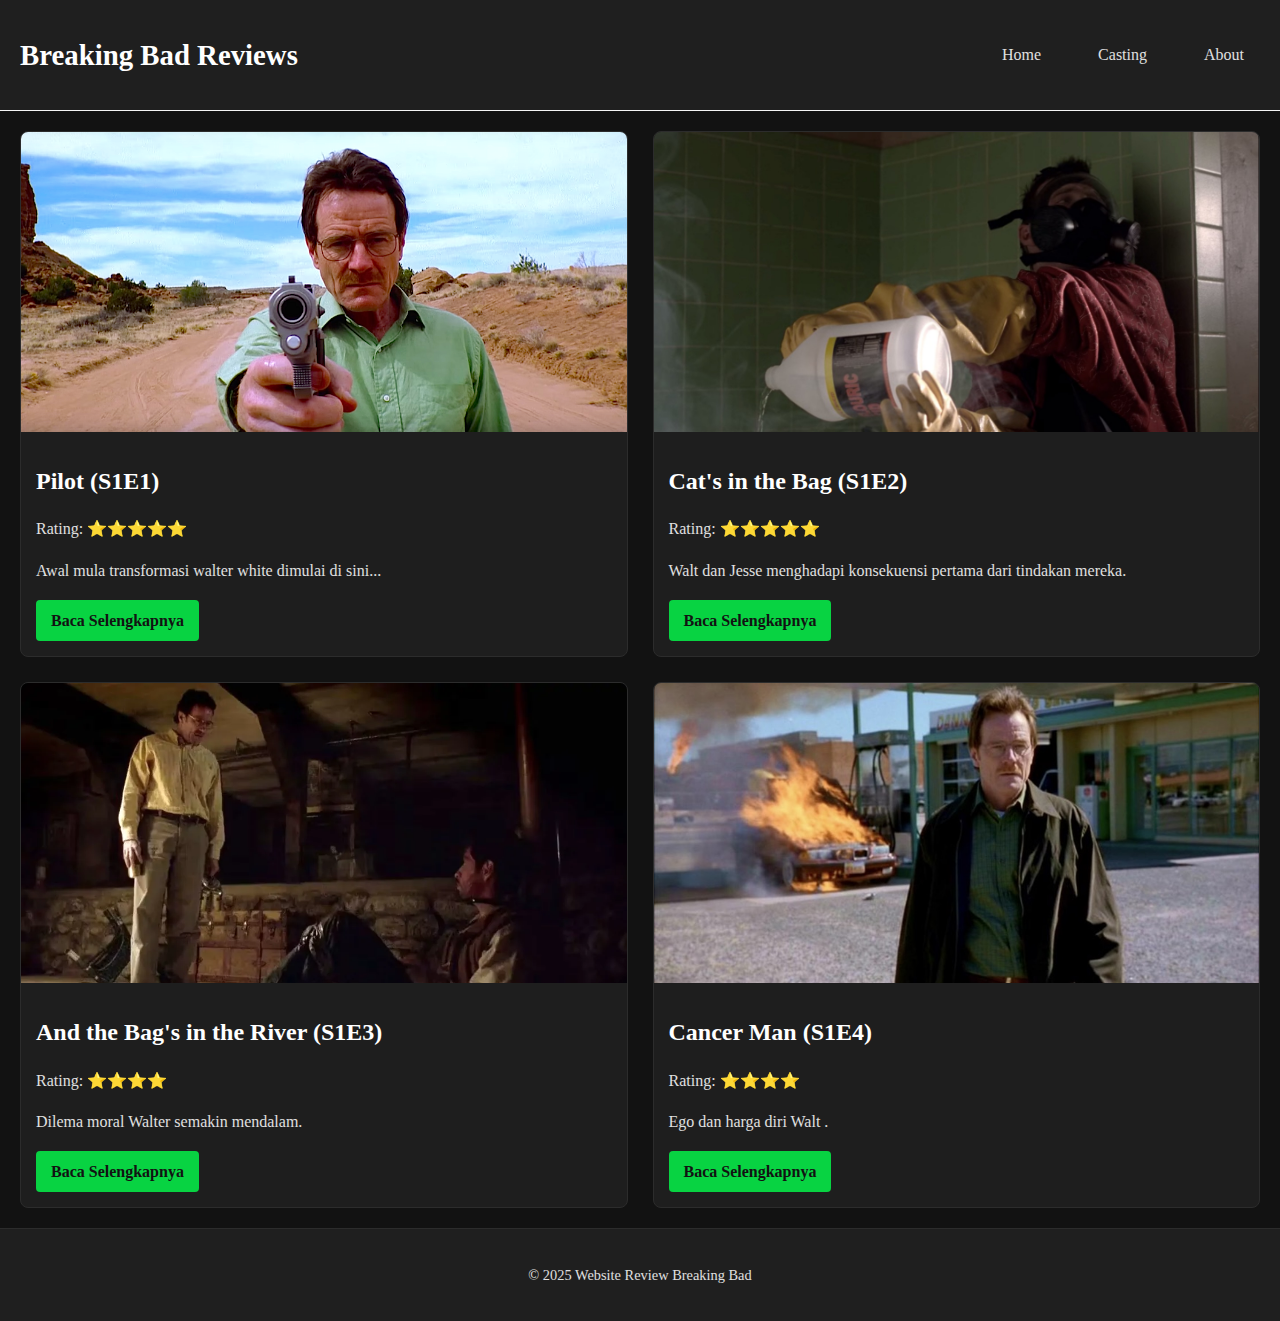
<file: index.html>
<!DOCTYPE html>
<html lang="id">

<head>
    <meta charset="utf-8">
    <meta name="viewport" content="width=device-width, initial-scale=1.0">
    <title>Review Breaking Bad</title>
    <link rel="stylesheet" href="style.css">
</head>

<body>
    <header claass="main-header">
        <nav class="navbar">
            <a href="index.html" class="nav-logo">Breaking Bad Reviews</a>
            <ul class="nav-menu">
                <li class="nav-item"><a href="index.html" class="nav-link">Home</a></li>
                <li class="nav-item"><a href="casting.html" class="nav-link">Casting</a></li>
                <li class="nav-item"><a href="#" class="nav-link">About</a></li>
            </ul>
        </nav>
    </header>
    
    <main class="container">
        <div class="review-grid">
            <article class="review-card">
                <img src="asset/breaking-bad-s1e1-pilot.png" alt="Gambar Episode Pilot">
                <div class="card-content">
                    <h2>Pilot (S1E1)</h2>
                    <p class="Rating">Rating: ⭐️⭐️⭐️⭐️⭐️</p>
                    <p class="sumary">Awal mula transformasi walter white dimulai di sini...</p>
                    <a href="s1e1pilot.html" class="read-more">Baca Selengkapnya</a>
                    <div id="biodata"></div>
                </div>
            </article>

            <article class="review-card">
                <img src="asset/cat's in the bag breaking bad.jpg" alt="Gambar Episode Cat's in the Bag">
                <div class="card-content">
                    <h2>Cat's in the Bag (S1E2)</h2>
                    <p class="Rating">Rating: ⭐️⭐️⭐️⭐️⭐️</p>
                    <p class="sumary">Walt dan Jesse menghadapi konsekuensi pertama dari tindakan mereka.</p>
                    <a href="s1e2.html" class="read-more">Baca Selengkapnya</a>
                </div>
            </article>

            <article class="review-card">
                <img src="asset/breaking bad e3.webp" alt="Gambar Episode And the Bag's in the River">
                <div class="card-content">
                    <h2>And the Bag's in the River (S1E3)</h2>
                    <p class="Rating">Rating: ⭐️⭐️⭐️⭐️</p>
                    <p class="sumary">Dilema moral Walter semakin mendalam.</p>
                    <a href="s1e3.html" class="read-more">Baca Selengkapnya</a>
                </div>
            </article>

            <article class="review-card">
                <img src="asset/s1e4.jpg" alt="Gambar Episode Cancer Man">
                <div class="card-content">
                    <h2>Cancer Man (S1E4)</h2>
                    <p class="Rating">Rating: ⭐️⭐️⭐️⭐️</p>
                    <p class="sumary">Ego dan harga diri Walt .</p>
                    <a href="s1e4.html" class="read-more">Baca Selengkapnya</a>
                </div>
            </article>
        </div>

    </main>

    <footer>
        <p>&copy; 2025 Website Review Breaking Bad</p>
    </footer>
    <script src="data.js" type="text/javascript"></script>
</body>

</html>
</file>
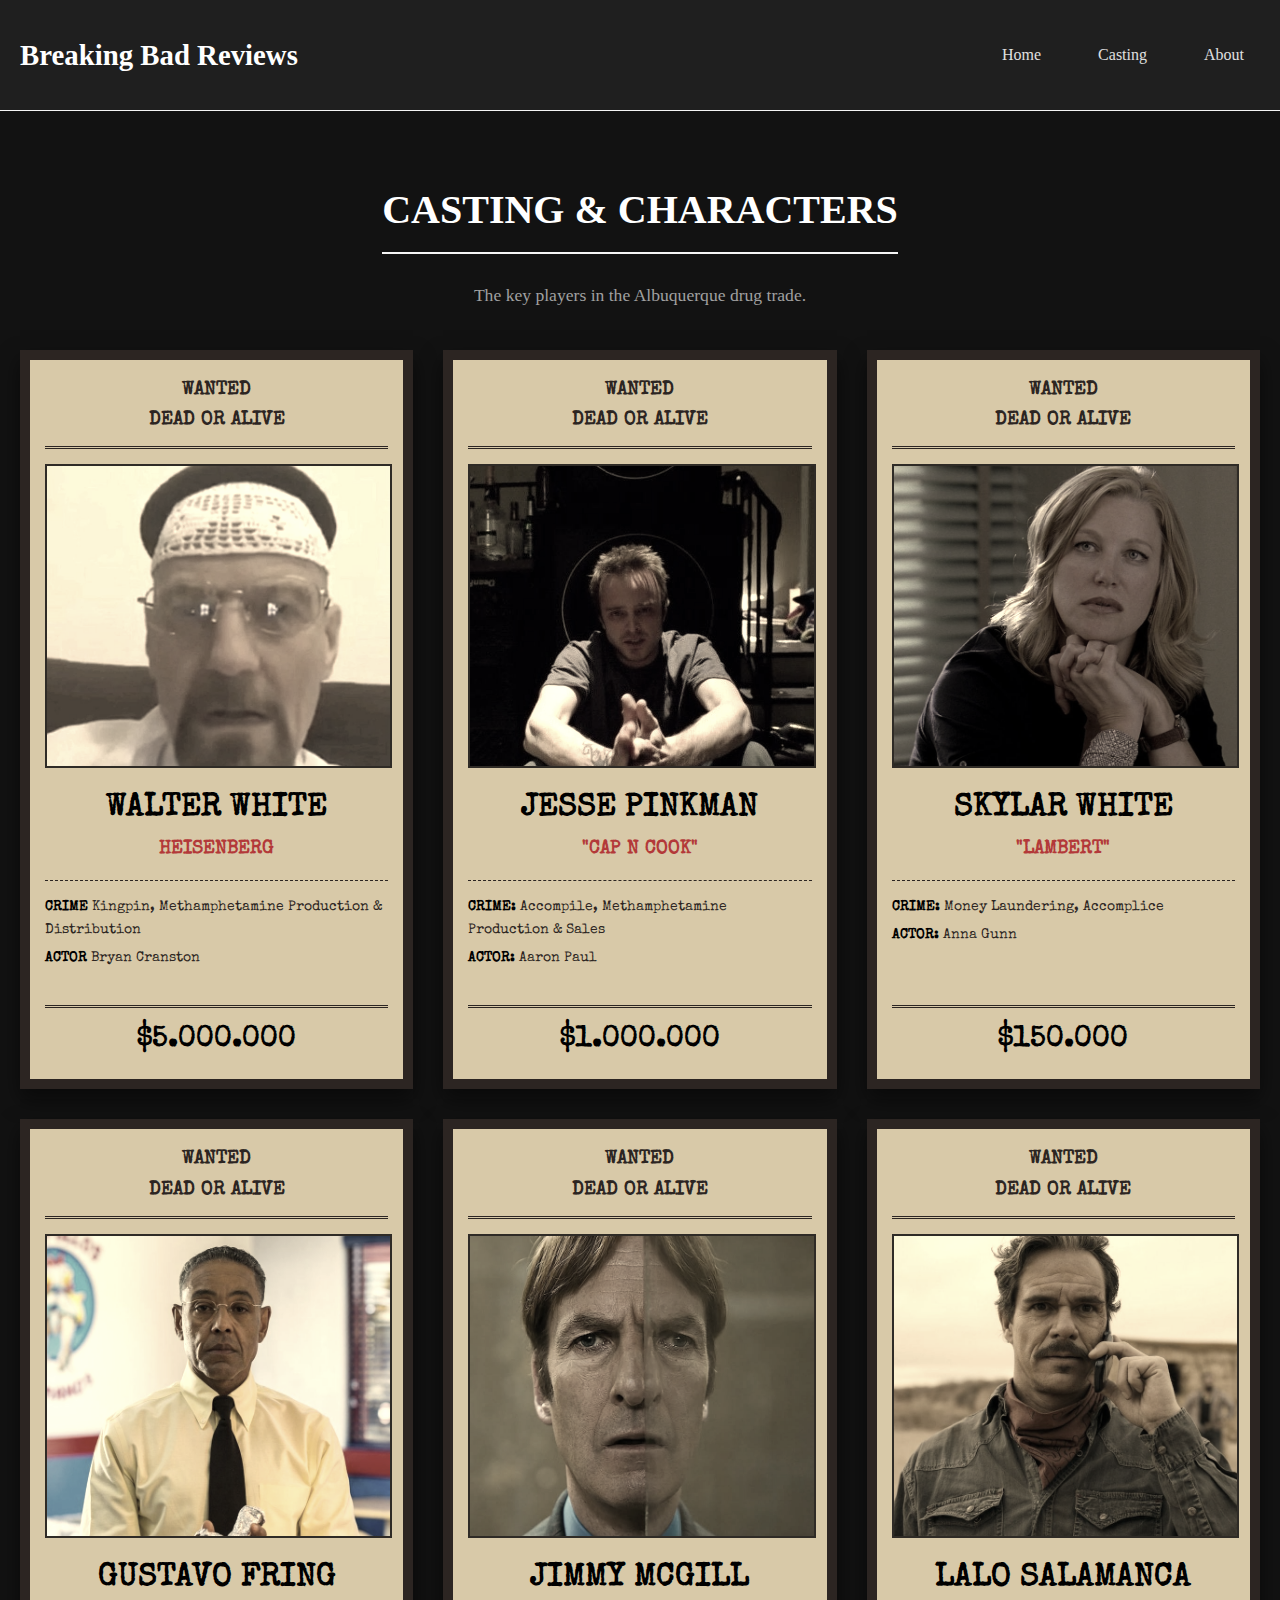
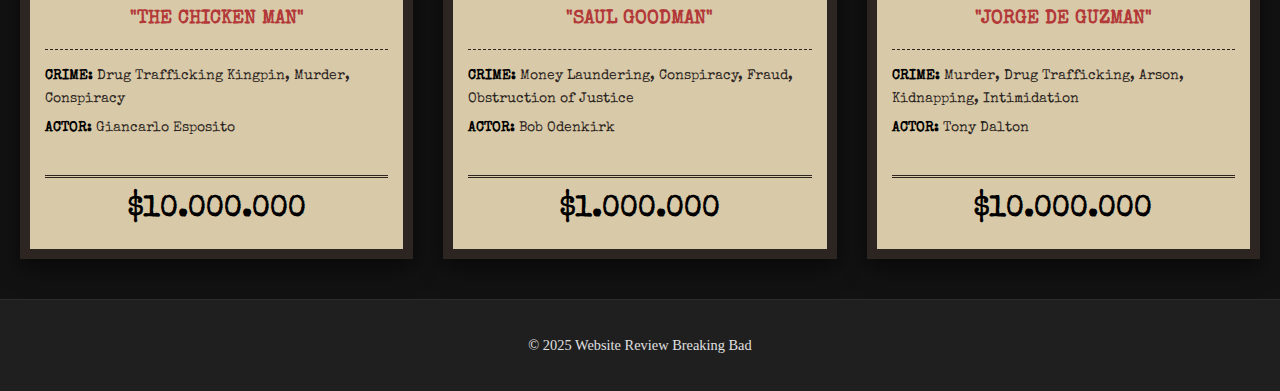
<file: casting.html>
<!DOCTYPE html>
<html lang="en">

<head>
    <meta charset="utf-8">
    <meta name="viewport" content="width=device-width, initial-scale=1.0">
    <title>Casting - Breaking Bad Reviews</title>
    <link rel="stylesheet" href="casting/casting.css">
    <link rel="preconnect" href="https://fonts.googleapis.com">
    <link rel="preconnect" href="https://fonts.gstatic.com" crossorigin>
    <link href="https://fonts.googleapis.com/css2?family=Special+Elite&display=swap" rel="stylesheet">
</head>

<body>
    <header claass="main-header">
        <nav class="navbar">
            <a href="index.html" class="nav-logo">Breaking Bad Reviews</a>
            <ul class="nav-menu">
                <li class="nav-item"><a href="index.html" class="nav-link">Home</a></li>
                <li class="nav-item"><a href="casting.html" class="nav-link">Casting</a></li>
                <li class="nav-item"><a href="#" class="nav-link">About</a></li>
            </ul>
        </nav>
    </header>
    
    <main>
        <div class="page-title-container">
            <h1>CASTING & CHARACTERS</h1>
            <p>The key players in the Albuquerque drug trade.</p>
        </div>
        <div class="casting-grid">
            
            <div class="bounty-card">
                <div class="bounty-header">
                    <p>WANTED</p>
                    <P>DEAD OR ALIVE</P>
                </div>
                <img src="casting/asset/walterr-white.jpg" alt="walter white" class="bounty-image">
                <div class="bounty-info">
                    <h2>WALTER WHITE</h2>
                    <h3>HEISENBERG</h3>
                    <div class="bounty-details">
                        <p><strong>CRIME</strong> Kingpin, Methamphetamine Production & Distribution</p>
                        <p><strong>ACTOR</strong> Bryan Cranston</p>
                    </div>
                </div>
                <div class="bounty-reward">
                    $5.000.000
                </div>
            </div>

            <div class="bounty-card">
                <div class="bounty-header">
                    <p>WANTED</p>
                    <p>DEAD OR ALIVE</p>
                </div>
                <img src="casting/asset/jesse-pinkman.jpg" alt="Jesse Pinkman" class="bounty-image">
                <div class="bounty-info">
                    <h2>JESSE PINKMAN</h2>
                    <h3>"CAP N COOK"</h3>
                    <div class="bounty-details">
                        <p><strong>CRIME:</strong> Accompile, Methamphetamine Production & Sales</p>
                        <p><strong>ACTOR:</strong> Aaron Paul</p>
                    </div>
                </div>
                <div class="bounty-reward">
                    $1.000.000
                </div>
            </div>

            <div class="bounty-card">
                <div class="bounty-header">
                    <p>WANTED</p>
                    <p>DEAD OR ALIVE</p>
                </div>
                <img src="casting/asset/skylar-whiite.jpg" alt="Skylar White" class="bounty-image">
                <div class="bounty-info">
                    <h2>SKYLAR WHITE</h2>
                    <h3>"LAMBERT"</h3>
                    <div class="bounty-details">
                        <p><strong>CRIME:</strong> Money Laundering, Accomplice</p>
                        <p><strong>ACTOR:</strong> Anna Gunn</p>
                    </div>
                </div>
                <div class="bounty-reward">
                    $150.000
                </div>
            </div>

             <div class="bounty-card">
                <div class="bounty-header">
                    <p>WANTED</p>
                    <p>DEAD OR ALIVE</p>
                </div>
                <img src="casting/asset/gustavo-fring.jpg" alt="Gustavo Fring" class="bounty-image">
                <div class="bounty-info">
                    <h2>GUSTAVO FRING</h2>
                    <h3>"THE CHICKEN MAN"</h3>
                    <div class="bounty-details">
                        <p><strong>CRIME:</strong> Drug Trafficking Kingpin, Murder, Conspiracy</p>
                        <p><strong>ACTOR:</strong> Giancarlo Esposito</p>
                    </div>
                </div>
                <div class="bounty-reward">
                    $10.000.000
                </div>
            </div>

            <div class="bounty-card">
                <div class="bounty-header">
                    <p>WANTED</p>
                    <p>DEAD OR ALIVE</p>
                </div>
                <img src="casting/asset/saul-goodman.jpg" alt="Saul Goodman" class="bounty-image">
                <div class="bounty-info">
                    <h2>JIMMY MCGILL</h2>
                    <h3>"SAUL GOODMAN"</h3>
                    <div class="bounty-details">
                        <p><strong>CRIME:</strong> Money Laundering, Conspiracy, Fraud, Obstruction of Justice</p>
                        <p><strong>ACTOR:</strong> Bob Odenkirk</p>
                    </div>
                </div>
                <div class="bounty-reward">
                    $1.000.000
                </div>
            </div>

            <div class="bounty-card">
                <div class="bounty-header">
                    <p>WANTED</p>
                    <p>DEAD OR ALIVE</p>
                </div>
                <img src="casting/asset/lalo-salamanca.jpg" alt="Lalo Salamanca" class="bounty-image">
                <div class="bounty-info">
                    <h2>LALO SALAMANCA</h2>
                    <h3>"JORGE DE GUZMAN"</h3>
                    <div class="bounty-details">
                        <p><strong>CRIME:</strong> Murder, Drug Trafficking, Arson, Kidnapping, Intimidation</p>
                        <p><strong>ACTOR:</strong> Tony Dalton</p>
                    </div>
                </div>
                <div class="bounty-reward">
                    $10.000.000
                </div>
            </div>
        </div>
    </main>


    <footer>
        <p>&copy; 2025 Website Review Breaking Bad</p>
    </footer>

</body>
</html>
</file>
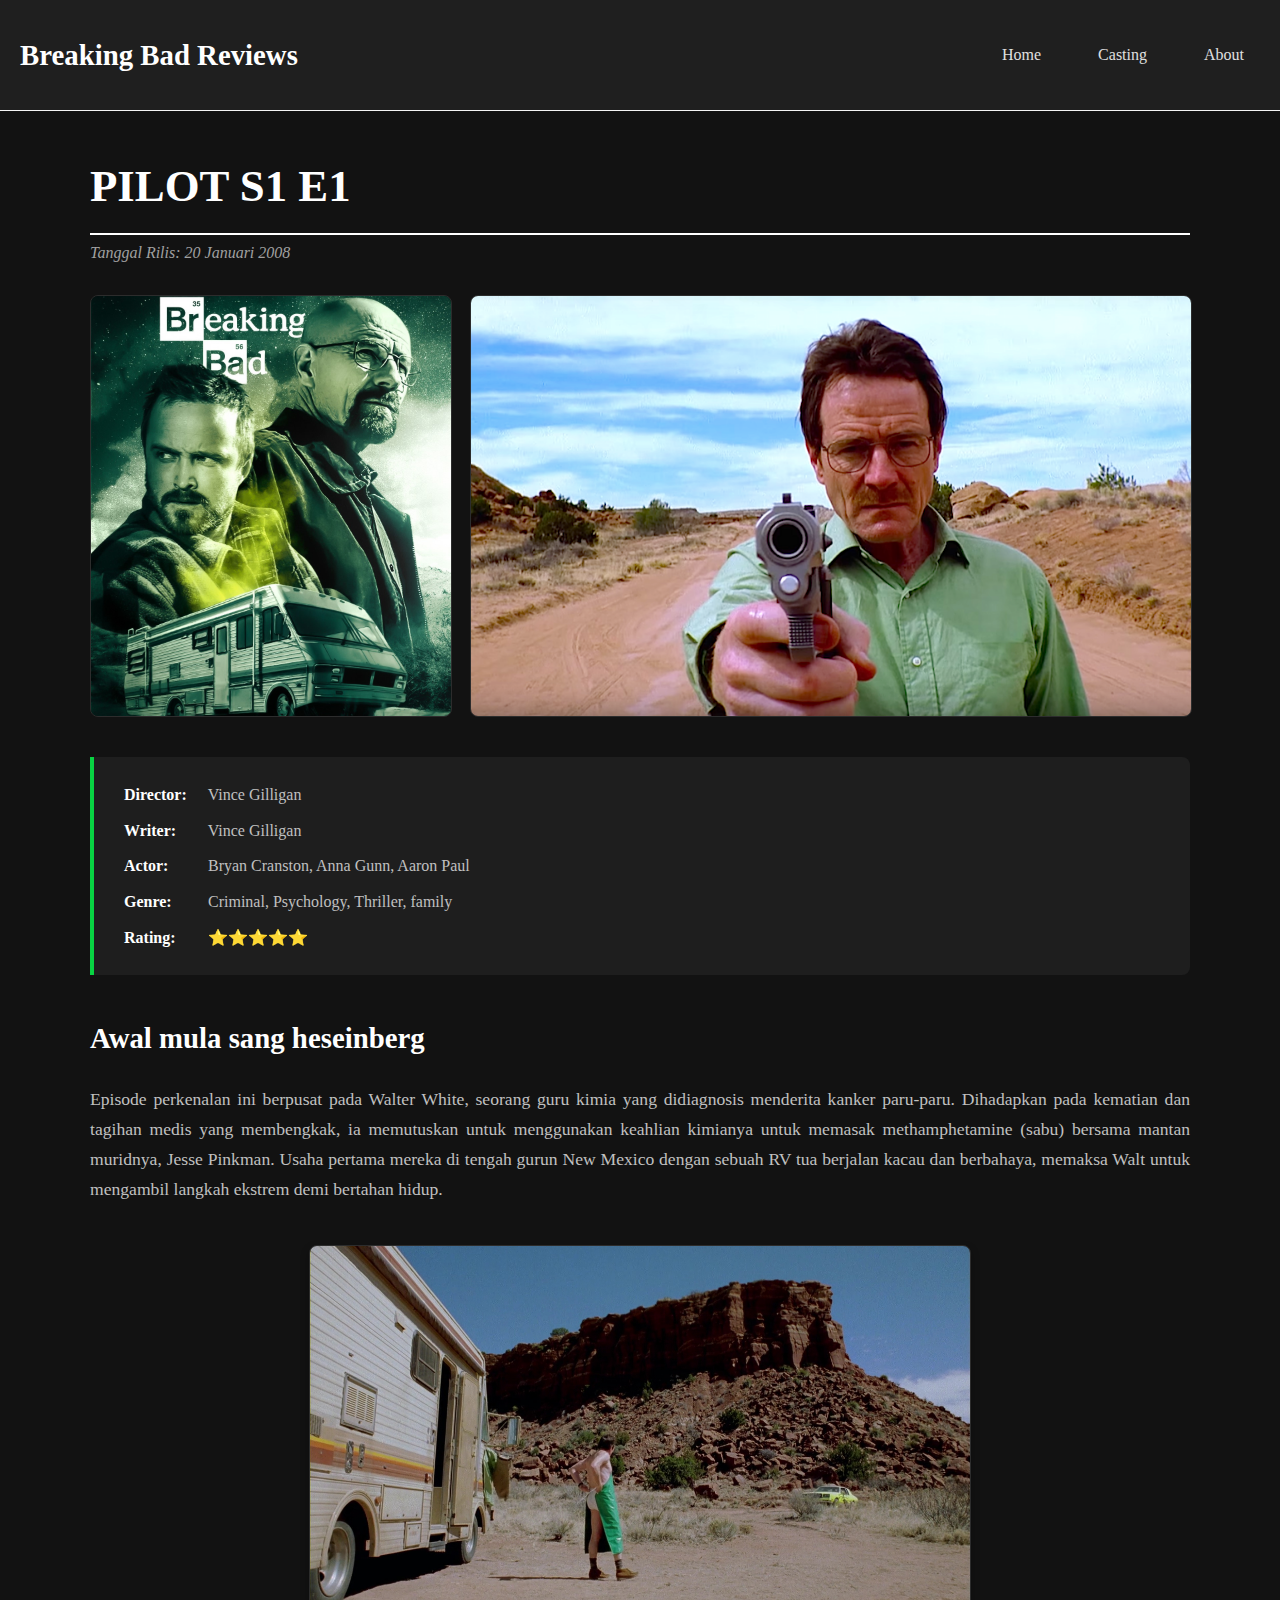
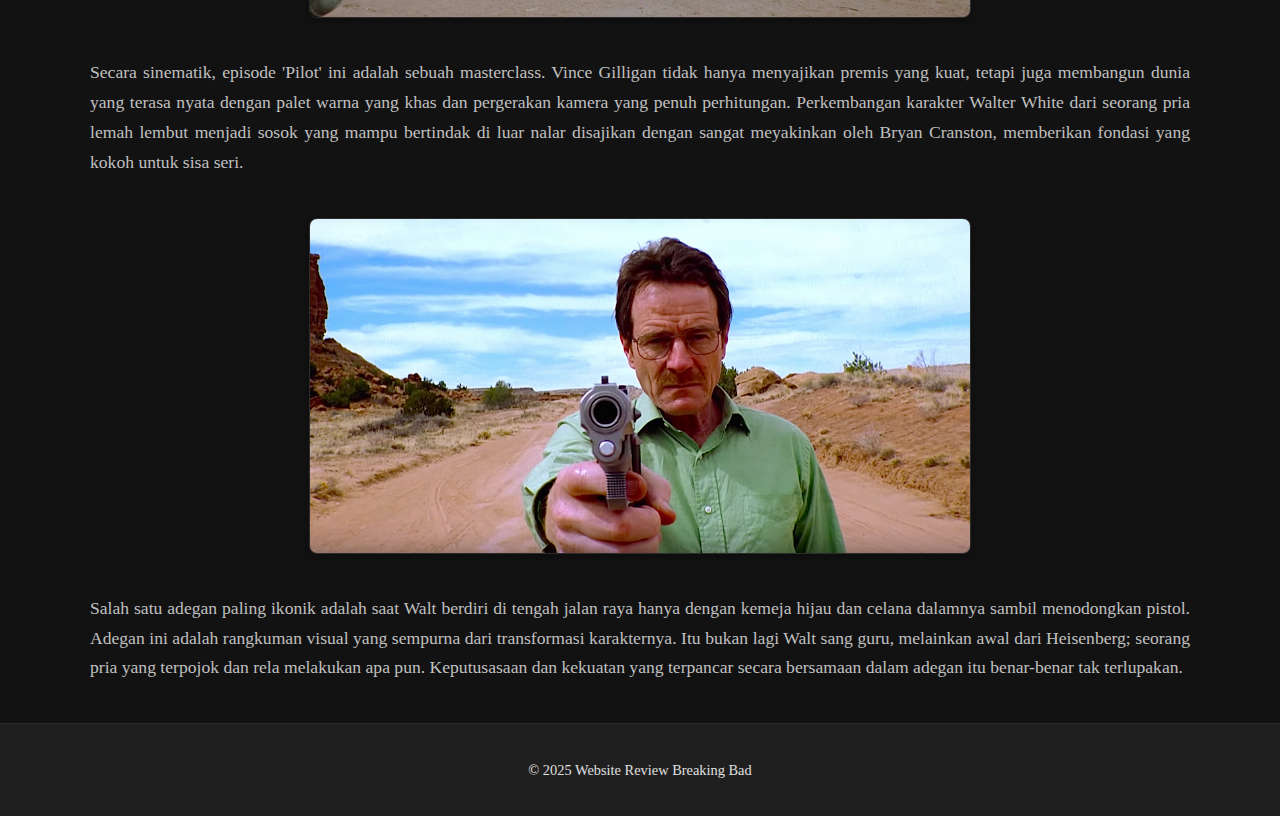
<file: s1e1pilot.html>
<!DOCTYPE html>
<html lang="id">

<head>
    <meta charset="utf-8">
    <meta name="viewport" content="width=device-width, initial-scale=1.0">
    <title>BREAKING BAD EPS 1</title>
    <link rel="stylesheet" href="s1e1/pilot.css">
</head>

<body>
    <header claass="main-header">
        <nav class="navbar">
            <a href="index.html" class="nav-logo">Breaking Bad Reviews</a>
            <ul class="nav-menu">
                <li class="nav-item"><a href="index.html" class="nav-link">Home</a></li>
                <li class="nav-item"><a href="casting.html" class="nav-link">Casting</a></li>
                <li class="nav-item"><a href="#" class="nav-link">About</a></li>
            </ul>
        </nav>
    </header>

    <main>
        <div class="review-detail-container">

            <h1>PILOT S1 E1</h1>
            <p class="release-date">Tanggal Rilis: 20 Januari 2008</p>

            <div class="image-gallery">
                <img src="s1e1/asset/poster1.jpg" alt="Poster Serial Breaking Bad" class="gallery-image poster-image">
                <img src="s1e1/asset/breaking-bad-s1e1-pilot.png" alt="Scene dari episode Pilot"
                    class="gallery-image episode-image">
            </div>

            <div class="episode-meta">
                <p><strong>Director:</strong> Vince Gilligan</p>
                <p><strong>Writer:</strong> Vince Gilligan</p>
                <p><strong>Actor:</strong> Bryan Cranston, Anna Gunn, Aaron Paul</p>
                <p><strong>Genre:</strong> Criminal, Psychology, Thriller, family</p>
                <p><strong>Rating:</strong> ⭐️⭐️⭐️⭐️⭐️</p>
            </div>

            <article class="review-content">
                <h2> Awal mula sang heseinberg</h2>
                <p>
                    Episode perkenalan ini berpusat pada Walter White, seorang guru kimia yang didiagnosis menderita
                    kanker paru-paru. Dihadapkan pada kematian dan tagihan medis yang membengkak, ia memutuskan untuk
                    menggunakan keahlian kimianya untuk memasak methamphetamine (sabu) bersama mantan muridnya, Jesse
                    Pinkman. Usaha pertama mereka di tengah gurun New Mexico dengan sebuah RV tua berjalan kacau dan
                    berbahaya, memaksa Walt untuk mengambil langkah ekstrem demi bertahan hidup.
                </p>

                <img src="s1e1/asset/RV-gurun.jpg" alt="RV di gurun New Mexico" class="review-image">

                <p>
                    Secara sinematik, episode 'Pilot' ini adalah sebuah masterclass. Vince Gilligan tidak hanya
                    menyajikan premis yang kuat, tetapi juga membangun dunia yang terasa nyata dengan palet warna yang
                    khas dan pergerakan kamera yang penuh perhitungan. Perkembangan karakter Walter White dari seorang
                    pria lemah lembut menjadi sosok yang mampu bertindak di luar nalar disajikan dengan sangat
                    meyakinkan oleh Bryan Cranston, memberikan fondasi yang kokoh untuk sisa seri.
                </p>

                <img src="asset/breaking-bad-s1e1-pilot.png" alt="Walter White dengan pistol" class="review-image">

                <p>
                    Salah satu adegan paling ikonik adalah saat Walt berdiri di tengah jalan raya hanya dengan kemeja
                    hijau dan celana dalamnya sambil menodongkan pistol. Adegan ini adalah rangkuman visual yang
                    sempurna dari transformasi karakternya. Itu bukan lagi Walt sang guru, melainkan awal dari
                    Heisenberg; seorang pria yang terpojok dan rela melakukan apa pun. Keputusasaan dan kekuatan yang
                    terpancar secara bersamaan dalam adegan itu benar-benar tak terlupakan.
                </p>
            </article>

        </div>
    </main>

    <footer>
        <p>&copy; 2025 Website Review Breaking Bad</p>
    </footer>
    <script src="data.js" type="text/javascript"></script>
</body>

</html>
</file>
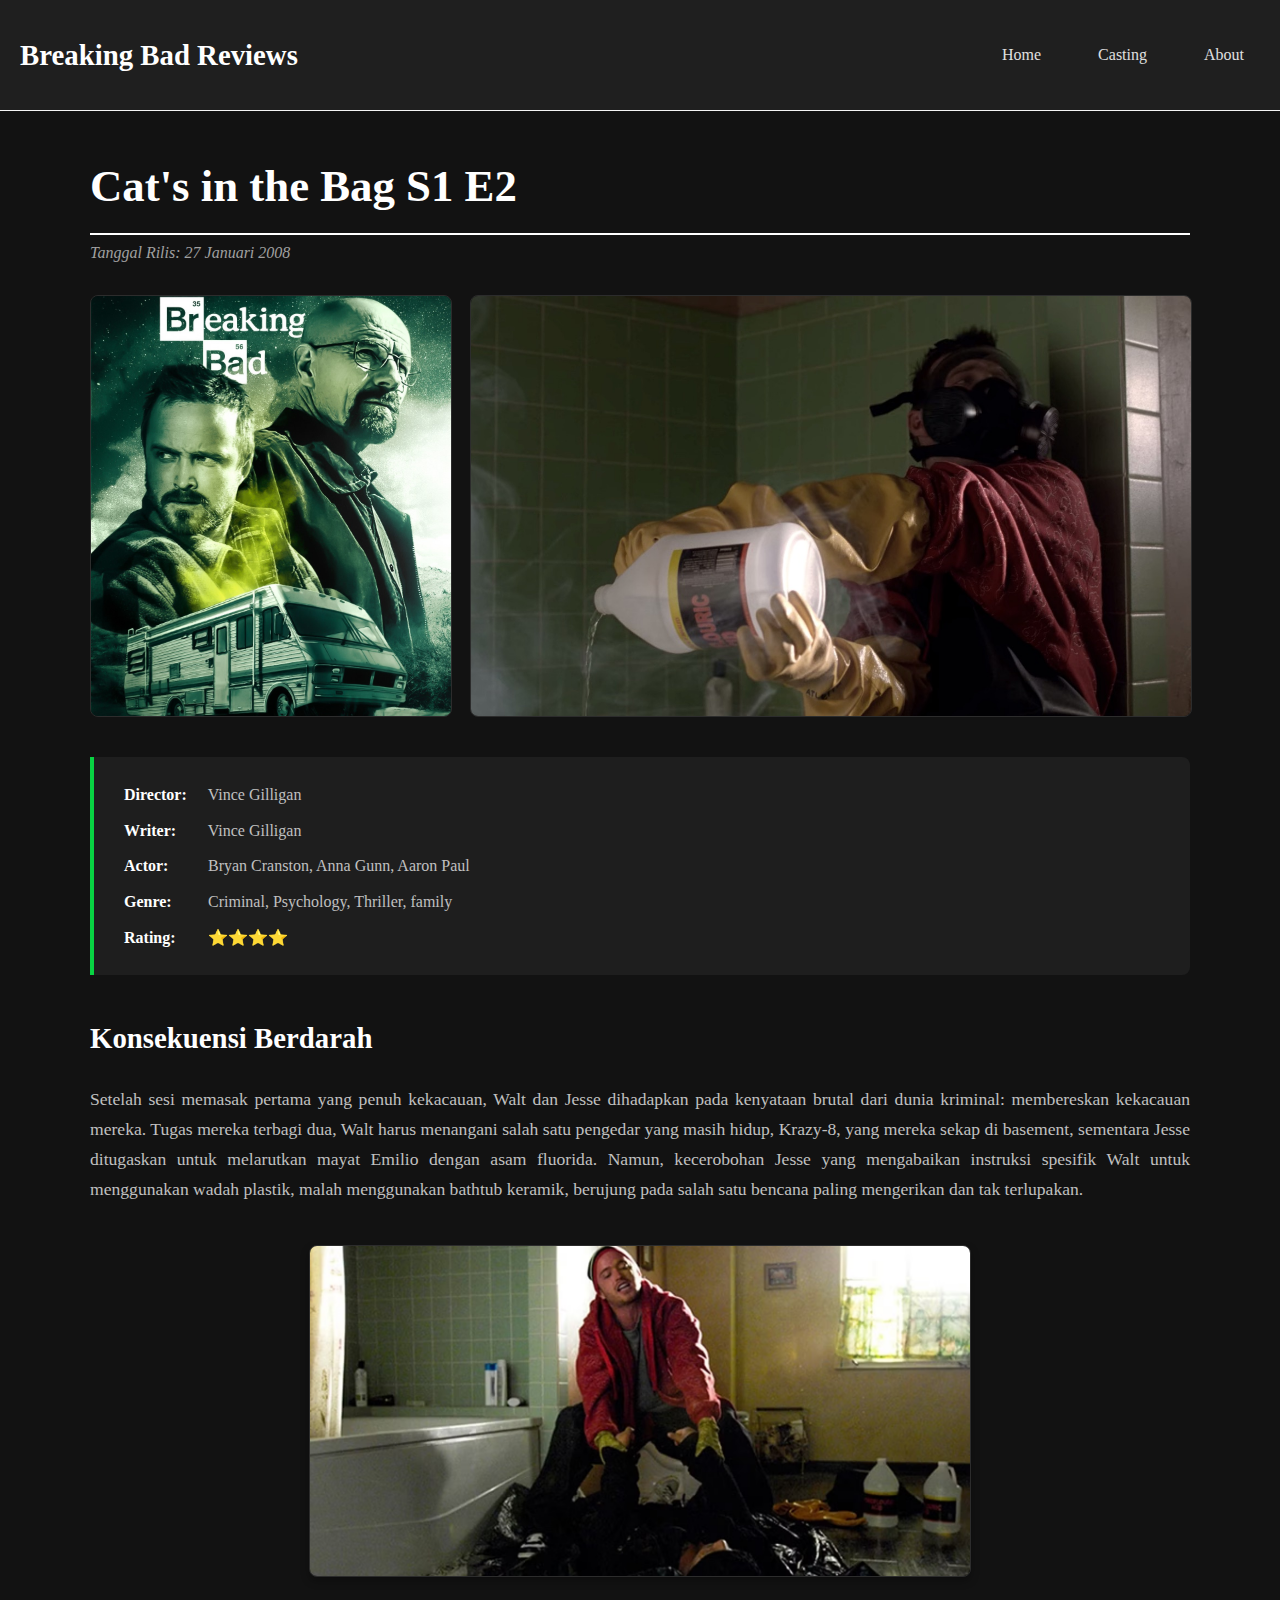
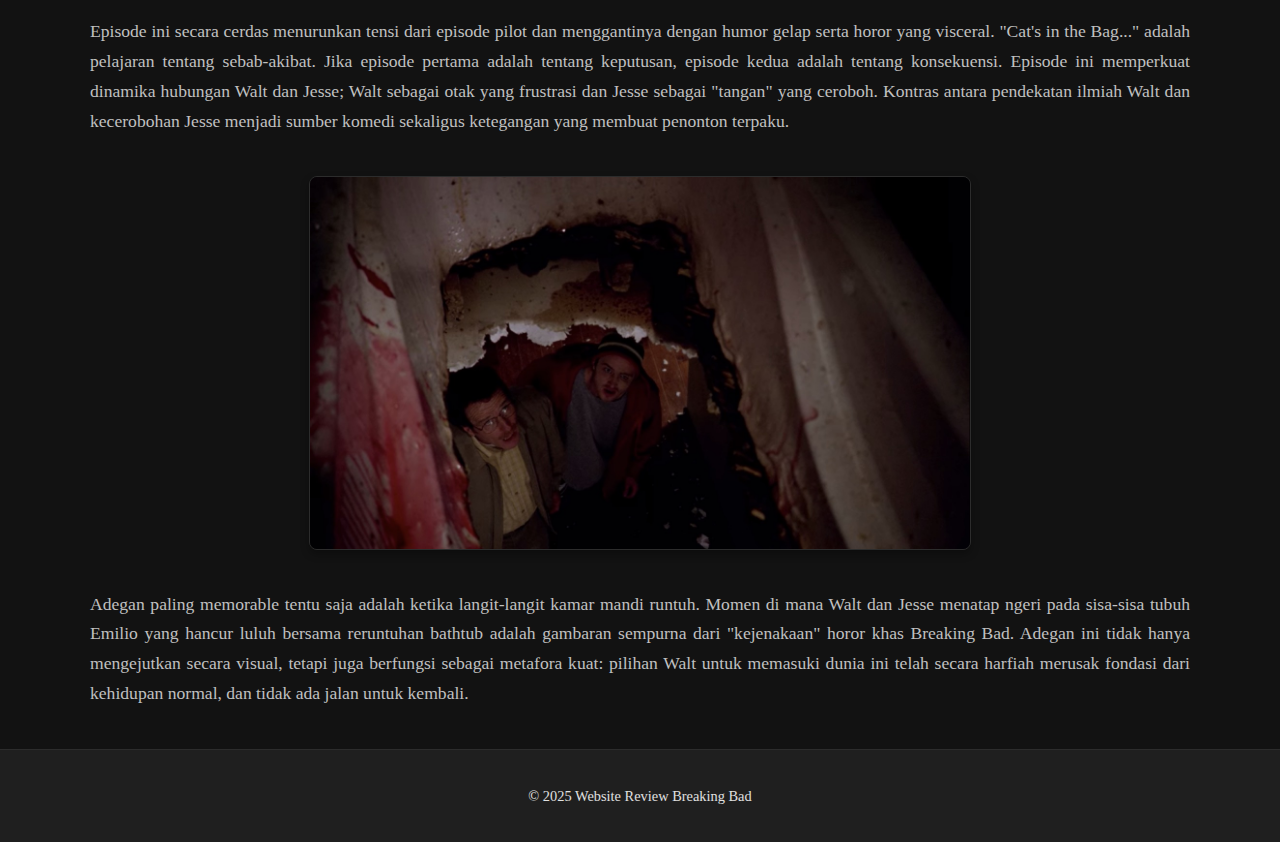
<file: s1e2.html>
<!DOCTYPE html>
<html lang="id">

<head>
    <meta charset="utf-8">
    <meta name="viewport" content="width=device-width, initial-scale=1.0">
    <title>BREAKING BAD EPS 2</title>
    <link rel="stylesheet" href="s1e2/s1e2.css">
</head>

<body>
    <header claass="main-header">
        <nav class="navbar">
            <a href="index.html" class="nav-logo">Breaking Bad Reviews</a>
            <ul class="nav-menu">
                <li class="nav-item"><a href="index.html" class="nav-link">Home</a></li>
                <li class="nav-item"><a href="casting.html" class="nav-link">Casting</a></li>
                <li class="nav-item"><a href="#" class="nav-link">About</a></li>
            </ul>
        </nav>
    </header>

    <main>
        <div class="review-detail-container">

            <h1>Cat's in the Bag S1 E2</h1>
            <p class="release-date">Tanggal Rilis: 27 Januari 2008</p>

            <div class="image-gallery">
                <img src="s1e1/asset/poster1.jpg" alt="Poster Serial Breaking Bad" class="gallery-image poster-image">
                <img src="s1e2/asset/cat's in the bag breaking bad.jpg" alt="Scene dari episode Pilot"
                    class="gallery-image episode-image">
            </div>

            <div class="episode-meta">
                <p><strong>Director:</strong> Vince Gilligan</p>
                <p><strong>Writer:</strong> Vince Gilligan</p>
                <p><strong>Actor:</strong> Bryan Cranston, Anna Gunn, Aaron Paul</p>
                <p><strong>Genre:</strong> Criminal, Psychology, Thriller, family</p>
                <p><strong>Rating:</strong> ⭐️⭐️⭐️⭐️</p>
            </div>

            <article class="review-content">
                <h2>Konsekuensi Berdarah</h2>
                <p>
                    Setelah sesi memasak pertama yang penuh kekacauan, Walt dan Jesse dihadapkan pada kenyataan brutal
                    dari dunia kriminal: membereskan kekacauan mereka. Tugas mereka terbagi dua, Walt harus menangani
                    salah satu pengedar yang masih hidup, Krazy-8, yang mereka sekap di basement, sementara Jesse
                    ditugaskan untuk melarutkan mayat Emilio dengan asam fluorida. Namun, kecerobohan Jesse yang
                    mengabaikan instruksi spesifik Walt untuk menggunakan wadah plastik, malah menggunakan bathtub
                    keramik, berujung pada salah satu bencana paling mengerikan dan tak terlupakan.
                </p>

                <img src="s1e2/asset/s1e2.avif" alt="RV di gurun New Mexico" class="review-image">

                <p>
                    Episode ini secara cerdas menurunkan tensi dari episode pilot dan menggantinya dengan humor gelap
                    serta horor yang visceral. "Cat's in the Bag..." adalah pelajaran tentang sebab-akibat. Jika episode
                    pertama adalah tentang keputusan, episode kedua adalah tentang konsekuensi. Episode ini memperkuat
                    dinamika hubungan Walt dan Jesse; Walt sebagai otak yang frustrasi dan Jesse sebagai "tangan" yang
                    ceroboh. Kontras antara pendekatan ilmiah Walt dan kecerobohan Jesse menjadi sumber komedi sekaligus
                    ketegangan yang membuat penonton terpaku.
                </p>

                <img src="s1e2/asset/scene-memorable.jpg" alt="Walter White dengan pistol" class="review-image">

                <p>
                    Adegan paling memorable tentu saja adalah ketika langit-langit kamar mandi runtuh. Momen di mana
                    Walt dan Jesse menatap ngeri pada sisa-sisa tubuh Emilio yang hancur luluh bersama reruntuhan
                    bathtub adalah gambaran sempurna dari "kejenakaan" horor khas Breaking Bad. Adegan ini tidak hanya
                    mengejutkan secara visual, tetapi juga berfungsi sebagai metafora kuat: pilihan Walt untuk memasuki
                    dunia ini telah secara harfiah merusak fondasi dari kehidupan normal, dan tidak ada jalan untuk
                    kembali.
                </p>
            </article>

        </div>
    </main>

    <footer>
        <p>&copy; 2025 Website Review Breaking Bad</p>
    </footer>
    <script src="data.js" type="text/javascript"></script>
</body>

</html>
</file>
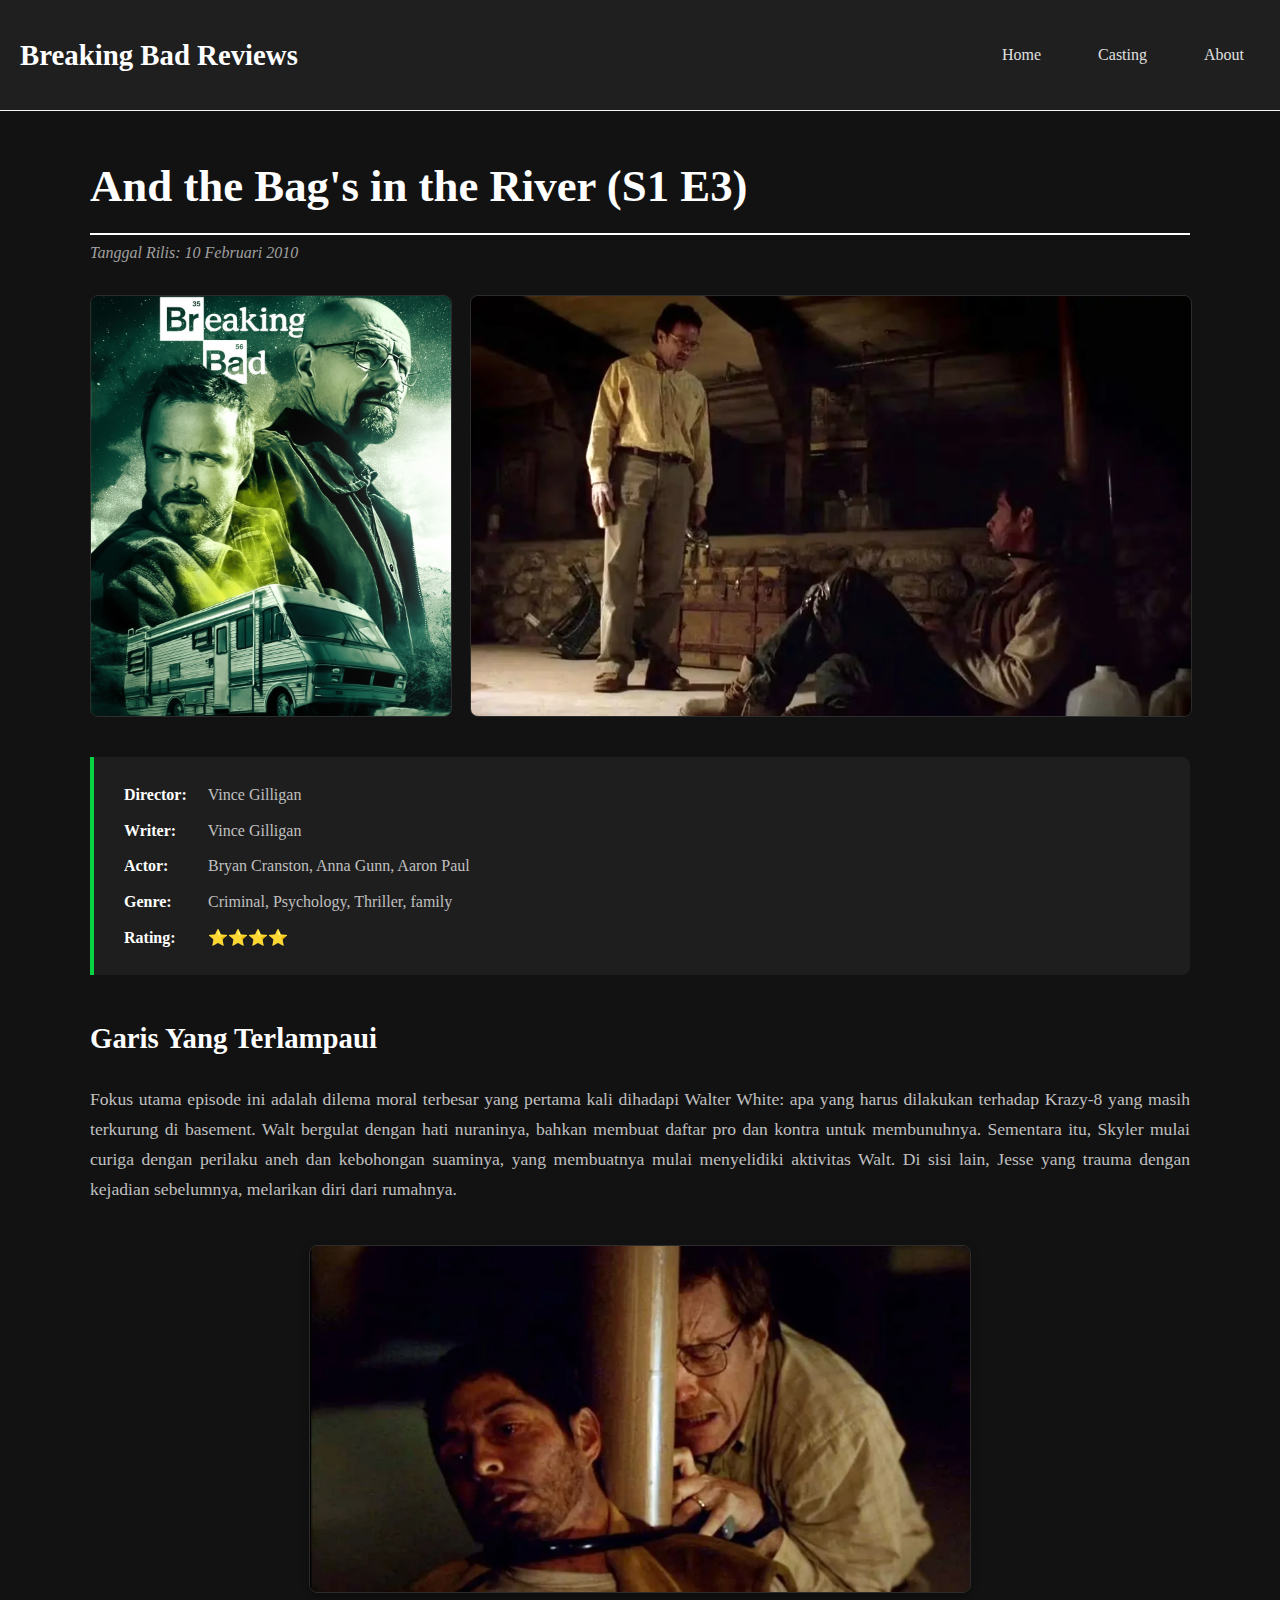
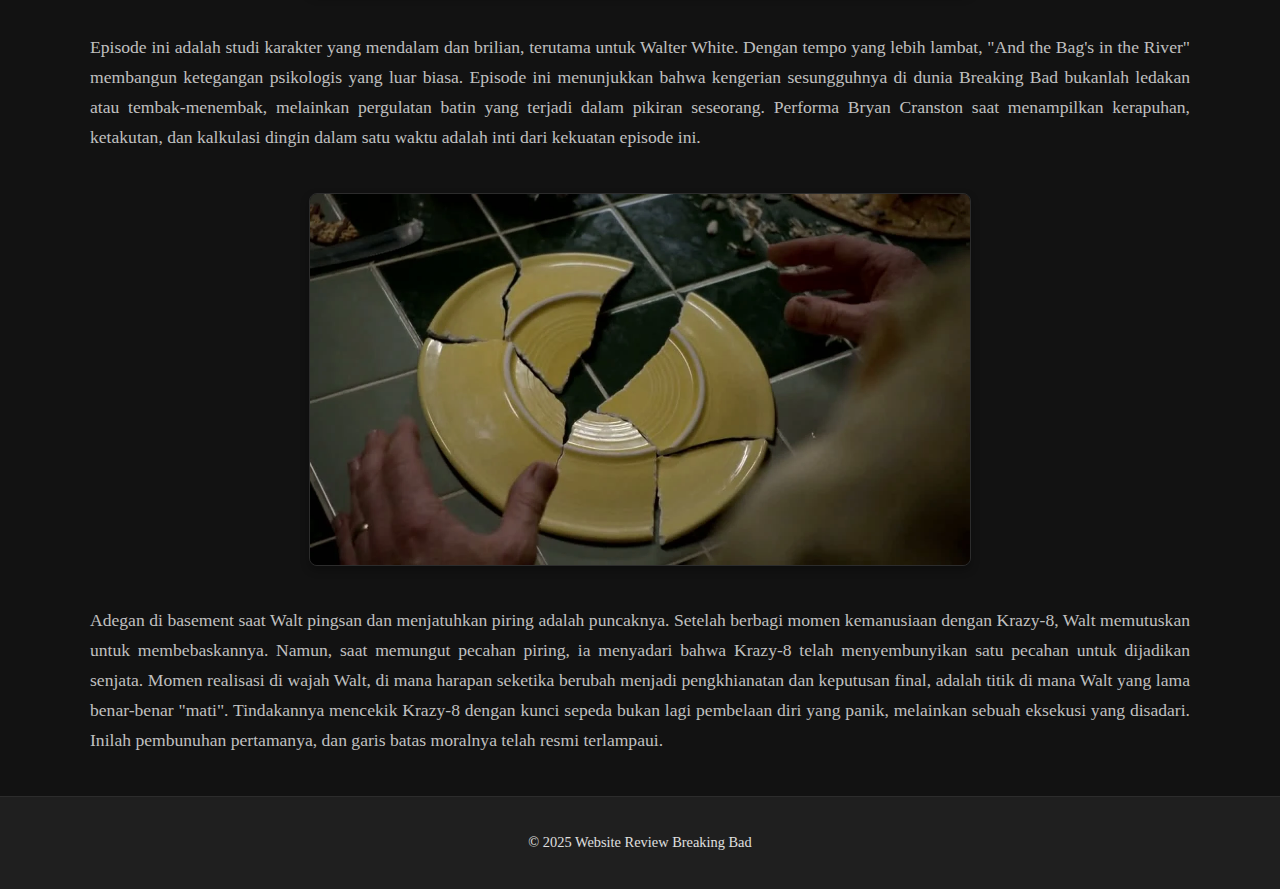
<file: s1e3.html>
<!DOCTYPE html>
<html lang="id">

<head>
    <meta charset="utf-8">
    <meta name="viewport" content="width=device-width, initial-scale=1.0">
    <title>BREAKING BAD EPS 3</title>
    <link rel="stylesheet" href="s1e3/s1e3.css">
</head>

<body>
    <header claass="main-header">
        <nav class="navbar">
            <a href="index.html" class="nav-logo">Breaking Bad Reviews</a>
            <ul class="nav-menu">
                <li class="nav-item"><a href="index.html" class="nav-link">Home</a></li>
                <li class="nav-item"><a href="casting.html" class="nav-link">Casting</a></li>
                <li class="nav-item"><a href="#" class="nav-link">About</a></li>
            </ul>
        </nav>
    </header>

    <main>
        <div class="review-detail-container">

            <h1>And the Bag's in the River (S1 E3)</h1>
            <p class="release-date">Tanggal Rilis: 10 Februari 2010</p>

            <div class="image-gallery">
                <img src="s1e1/asset/poster1.jpg" alt="Poster Serial Breaking Bad" class="gallery-image poster-image">
                <img src="s1e3/asset/breaking bad e3.webp" Scene dari episode Pilot"
                    class="gallery-image episode-image">
            </div>

            <div class="episode-meta">
                <p><strong>Director:</strong> Vince Gilligan</p>
                <p><strong>Writer:</strong> Vince Gilligan</p>
                <p><strong>Actor:</strong> Bryan Cranston, Anna Gunn, Aaron Paul</p>
                <p><strong>Genre:</strong> Criminal, Psychology, Thriller, family</p>
                <p><strong>Rating:</strong> ⭐️⭐️⭐️⭐️</p>
            </div>

            <article class="review-content">
                <h2>Garis Yang Terlampaui</h2>
                <p>
                    Fokus utama episode ini adalah dilema moral terbesar yang pertama kali dihadapi Walter White: apa
                    yang harus dilakukan terhadap Krazy-8 yang masih terkurung di basement. Walt bergulat dengan hati
                    nuraninya, bahkan membuat daftar pro dan kontra untuk membunuhnya. Sementara itu, Skyler mulai
                    curiga dengan perilaku aneh dan kebohongan suaminya, yang membuatnya mulai menyelidiki aktivitas
                    Walt. Di sisi lain, Jesse yang trauma dengan kejadian sebelumnya, melarikan diri dari rumahnya.
                </p>

                <img src="s1e3/asset/s1e3.webp" alt="RV di gurun New Mexico" class="review-image">

                <p>
                    Episode ini adalah studi karakter yang mendalam dan brilian, terutama untuk Walter White. Dengan
                    tempo yang lebih lambat, "And the Bag's in the River" membangun ketegangan psikologis yang luar
                    biasa. Episode ini menunjukkan bahwa kengerian sesungguhnya di dunia Breaking Bad bukanlah ledakan
                    atau tembak-menembak, melainkan pergulatan batin yang terjadi dalam pikiran seseorang. Performa
                    Bryan Cranston saat menampilkan kerapuhan, ketakutan, dan kalkulasi dingin dalam satu waktu adalah
                    inti dari kekuatan episode ini.
                </p>

                <img src="s1e3/asset/memorable-scene.webp" alt="Walter White dengan pistol" class="review-image">

                <p>
                    Adegan di basement saat Walt pingsan dan menjatuhkan piring adalah puncaknya. Setelah berbagi momen
                    kemanusiaan dengan Krazy-8, Walt memutuskan untuk membebaskannya. Namun, saat memungut pecahan
                    piring, ia menyadari bahwa Krazy-8 telah menyembunyikan satu pecahan untuk dijadikan senjata. Momen
                    realisasi di wajah Walt, di mana harapan seketika berubah menjadi pengkhianatan dan keputusan final,
                    adalah titik di mana Walt yang lama benar-benar "mati". Tindakannya mencekik Krazy-8 dengan kunci
                    sepeda bukan lagi pembelaan diri yang panik, melainkan sebuah eksekusi yang disadari. Inilah
                    pembunuhan pertamanya, dan garis batas moralnya telah resmi terlampaui.
                </p>
            </article>

        </div>
    </main>

    <footer>
        <p>&copy; 2025 Website Review Breaking Bad</p>
    </footer>
    <script src="data.js" type="text/javascript"></script>
</body>

</html>
</file>
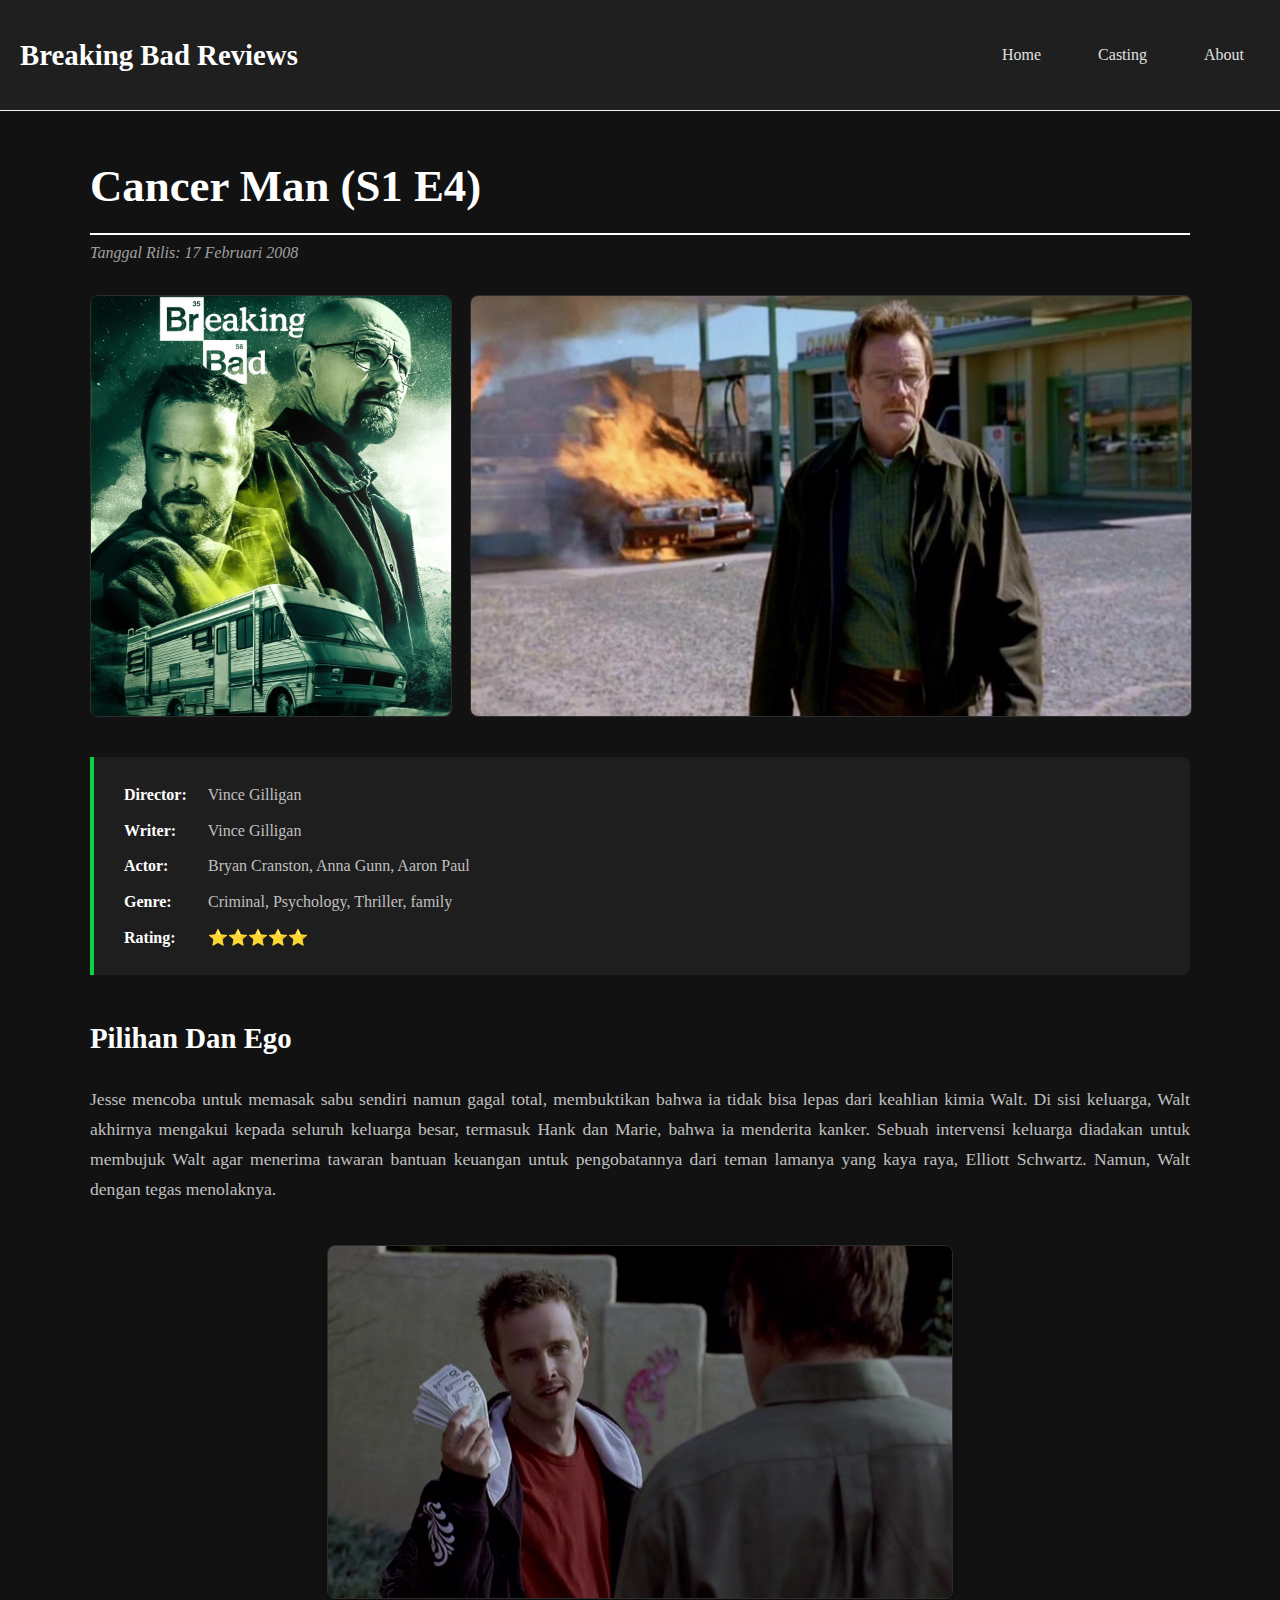
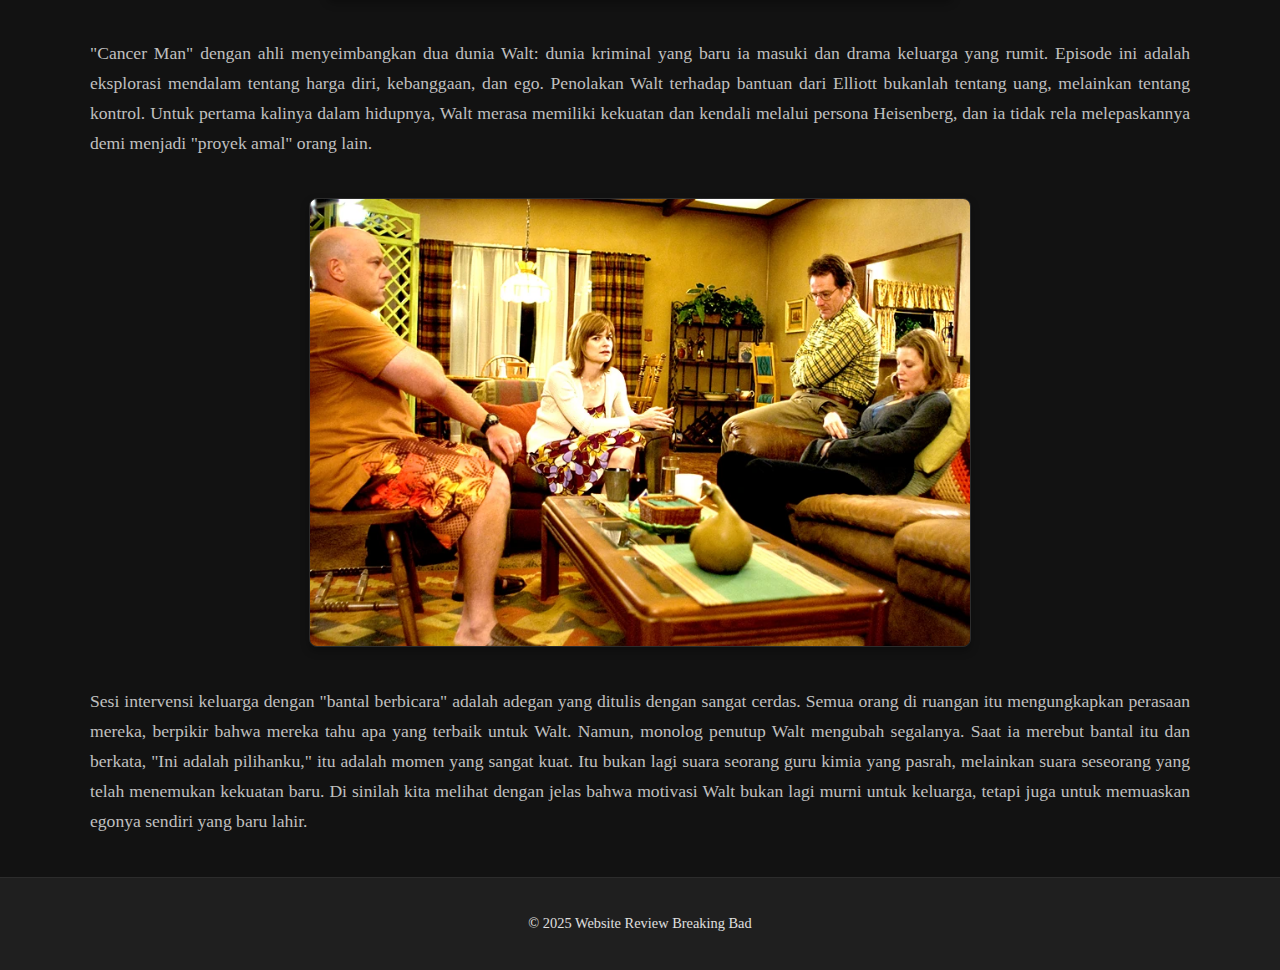
<file: s1e4.html>
<!DOCTYPE html>
<html lang="id">

<head>
    <meta charset="utf-8">
    <meta name="viewport" content="width=device-width, initial-scale=1.0">
    <title>BREAKING BAD EPS 4</title>
    <link rel="stylesheet" href="s1e3/s1e3.css">
</head>

<body>
    <header claass="main-header">
        <nav class="navbar">
            <a href="index.html" class="nav-logo">Breaking Bad Reviews</a>
            <ul class="nav-menu">
                <li class="nav-item"><a href="index.html" class="nav-link">Home</a></li>
                <li class="nav-item"><a href="casting.html" class="nav-link">Casting</a></li>
                <li class="nav-item"><a href="#" class="nav-link">About</a></li>
            </ul>
        </nav>
    </header>

    <main>
        <div class="review-detail-container">

            <h1>Cancer Man (S1 E4)</h1>
            <p class="release-date">Tanggal Rilis: 17 Februari 2008</p>

            <div class="image-gallery">
                <img src="s1e1/asset/poster1.jpg" alt="Poster Serial Breaking Bad" class="gallery-image poster-image">
                <img src="asset/s1e4.jpg" Scene dari episode Pilot" class="gallery-image episode-image">
            </div>

            <div class="episode-meta">
                <p><strong>Director:</strong> Vince Gilligan</p>
                <p><strong>Writer:</strong> Vince Gilligan</p>
                <p><strong>Actor:</strong> Bryan Cranston, Anna Gunn, Aaron Paul</p>
                <p><strong>Genre:</strong> Criminal, Psychology, Thriller, family</p>
                <p><strong>Rating:</strong> ⭐️⭐️⭐️⭐️⭐️</p>
            </div>

            <article class="review-content">
                <h2>Pilihan Dan Ego</h2>
                <p>
                    Jesse mencoba untuk memasak sabu sendiri namun gagal total, membuktikan bahwa ia tidak bisa lepas
                    dari keahlian kimia Walt. Di sisi keluarga, Walt akhirnya mengakui kepada seluruh keluarga besar,
                    termasuk Hank dan Marie, bahwa ia menderita kanker. Sebuah intervensi keluarga diadakan untuk
                    membujuk Walt agar menerima tawaran bantuan keuangan untuk pengobatannya dari teman lamanya yang
                    kaya raya, Elliott Schwartz. Namun, Walt dengan tegas menolaknya.
                </p>

                <img src="s1e4/asset/memorable-scene.png" alt="RV di gurun New Mexico" class="review-image">

                <p>
                    "Cancer Man" dengan ahli menyeimbangkan dua dunia Walt: dunia kriminal yang baru ia masuki dan drama
                    keluarga yang rumit. Episode ini adalah eksplorasi mendalam tentang harga diri, kebanggaan, dan ego.
                    Penolakan Walt terhadap bantuan dari Elliott bukanlah tentang uang, melainkan tentang kontrol. Untuk
                    pertama kalinya dalam hidupnya, Walt merasa memiliki kekuatan dan kendali melalui persona
                    Heisenberg, dan ia tidak rela melepaskannya demi menjadi "proyek amal" orang lain.
                </p>

                <img src="s1e4/asset/01-Ep4_02_BB_0003.webp" alt="Walter White dengan pistol" class="review-image">

                <p>
                    Sesi intervensi keluarga dengan "bantal berbicara" adalah adegan yang ditulis dengan sangat cerdas.
                    Semua orang di ruangan itu mengungkapkan perasaan mereka, berpikir bahwa mereka tahu apa yang
                    terbaik untuk Walt. Namun, monolog penutup Walt mengubah segalanya. Saat ia merebut bantal itu dan
                    berkata, "Ini adalah pilihanku," itu adalah momen yang sangat kuat. Itu bukan lagi suara seorang
                    guru kimia yang pasrah, melainkan suara seseorang yang telah menemukan kekuatan baru. Di sinilah
                    kita melihat dengan jelas bahwa motivasi Walt bukan lagi murni untuk keluarga, tetapi juga untuk
                    memuaskan egonya sendiri yang baru lahir.
                </p>
            </article>

        </div>
    </main>

    <footer>
        <p>&copy; 2025 Website Review Breaking Bad</p>
    </footer>
    <script src="data.js" type="text/javascript"></script>
</body>

</html>
</file>
<file: style.css>
.main-header {
    background-color: #1f1f1f;
    border-bottom: 2px solid #08d342;
    padding: 0 40px;
    position: sticky;
    top: 0;
    z-index: 1000;
    width: 100%;
    box-sizing: border box;
}    

.navbar {
    display: flex;
    justify-content: space-between;
    align-items: center;
    height: 70px;
    max-width: 1280px;
    margin: 0 auto; 
}

.nav-logo {
    color: #ffffff;
    text-decoration: none;
    font-size: 1.8em;
    font-weight: bold;
}

.nav-menu {
    display: flex;
    list-style: none;
    margin: 0;
    padding: 0;
    gap: 25px;
}

.nav-link {
    color: #e0e0e0;
    text-decoration: none;
    font-size: 1em;
    font-weight: 500;
    padding: 8px 16px;
    border-radius: 5px;
    transition: background-color 0.3s ease, color 0.3 ease;
}

.nav-link:hover {
    background-color: #08d342;
    color: #121212;
}

body {
    margin: 0;
    font-family: 'Segoe UI', Tahoma;
    background-color: #121212;
    color: #e0e0e0;
    line-height: 1.6;
}

header {
    background-color: #1f1f1f;
    padding: 20px;
    text-align: center;
    border-bottom: 1px solid whitesmoke;
}

header h1 {
    margin: 0;
    color: #ffffff
}


.review-grid{
    display: grid;
    grid-template-columns: repeat(2, 1fr);
    gap: 25px;
    max-width: 1280px;
    margin: 20px auto;
    padding: 0 20px;
}

.review-card {
    background-color: #1e1e1e;
    border: 1px solid #2c2c2c;
    border-radius: 8px;
    overflow: hidden;
    box-shadow: 0 4 8px rgba(0, 0, 0, 0.3);
    transition: transform 0.3s ease, box-shadow 0,3s ease;
}

.review-card:hover {
    transform: translateY(-5px);
    box-shadow: 0 6px 12px rgba(0, 0, 0, 0.4);
}

.review-card img {
    width: 100%;
    height: 300px;
    object-fit: cover;
    object-position: top;
    display: block;
    margin-bottom: 15px;  
}

.card-content {
    padding: 15px;
    margin-left: 0;
}

.card-content h2 {
    font-size: 1.5em;
    margin-top: 0;
    margin-bottom: 10px;
    color: #ffffff;
}

.card-content .rating {
    font-size: 0.9em;
    color: #08d342;
    margin-bottom: 10px;
}

.card-content .summary {
    font-size: 0.95em;
    margin-bottom: 15px;
    color: #c0c0c0;
}

.read-more {
    display: inline-block;
    background-color: #08d342;
    color: #121212;
    padding: 8px 15px;
    text-decoration: none;
    border-radius: 4px;
    font-weight: bold;
    transition: background-color 0.3s ease;
}

.read-more:hover {
    background-color: #07b538;
}

footer {
    text-align: center;
    padding: 20px;
    background-color: #1f1f1f;
    border-top: 1px solid #2c2c2c;
    font-size: 0.9em;
}

@media (max-width: 768px) {
    .review-grid {
        grid-template-columns: 1fr;
    }
    .navbar {
        flex-direction: column;
        height: auto;
        padding: 10px 0;
    }
    .nav-menu {
        flex-direction: row;
        align-items: center;
        width: 100%;
        margin-top: 20px;
        justify-content: center;
    }
    .nav-items {
        width: 100%;
        text-align: center;
    }
    .nav-link {
        display: block;
        width: 90%;
        margin: 5px auto;
    }
    .main-header {
        padding: 0 20px;

    }
    .review-card img {
        width: 100%;
        height: 200px;
    }
}
</file>
<file: casting/casting.css>
.main-header {
    background-color: #1f1f1f;
    border-bottom: 2px solid wh;
    padding: 0 40px;
    position: sticky;
    top: 0;
    z-index: 1000;
    width: 100%;
    box-sizing: border box;
}    

.navbar {
    display: flex;
    justify-content: space-between;
    align-items: center;
    height: 70px;
    max-width: 1280px;
    margin: 0 auto; 
}

.nav-logo {
    color: #ffffff;
    text-decoration: none;
    font-size: 1.8em;
    font-weight: bold;
}

.nav-menu {
    display: flex;
    list-style: none;
    margin: 0;
    padding: 0;
    gap: 25px;
}

.nav-link {
    color: #e0e0e0;
    text-decoration: none;
    font-size: 1em;
    font-weight: 500;
    padding: 8px 16px;
    border-radius: 5px;
    transition: background-color 0.3s ease, color 0.3 ease;
}

.nav-link:hover {
    background-color: #08d342;
    color: #121212;
}

body {
    margin: 0;
    font-family: 'Segoe UI', Tahoma;
    background-color: #121212;
    color: #e0e0e0;
    line-height: 1.6;
}

header {
    background-color: #1f1f1f;
    padding: 20px;
    text-align: center;
    border-bottom: 1px solid whitesmoke;
}

header h1 {
    margin: 0;
    color: #ffffff
}


.review-grid{
    display: grid;
    grid-template-columns: repeat(2, 1fr);
    gap: 25px;
    max-width: 1280px;
    margin: 20px auto;
    padding: 0 20px;
}

.review-card {
    background-color: #1e1e1e;
    border: 1px solid #2c2c2c;
    border-radius: 8px;
    overflow: hidden;
    box-shadow: 0 4 8px rgba(0, 0, 0, 0.3);
    transition: transform 0.3s ease, box-shadow 0,3s ease;
}

.review-card:hover {
    transform: translateY(-5px);
    box-shadow: 0 6px 12px rgba(0, 0, 0, 0.4);
}

.review-card img {
    width: 100%;
    height: 300px;
    object-fit: cover;
    object-position: top;
    display: block;
    margin-bottom: 15px;  
}

.card-content {
    padding: 15px;
    margin-left: 0;
}

.card-content h2 {
    font-size: 1.5em;
    margin-top: 0;
    margin-bottom: 10px;
    color: #ffffff;
}

.card-content .rating {
    font-size: 0.9em;
    color: #08d342;
    margin-bottom: 10px;
}

.card-content .summary {
    font-size: 0.95em;
    margin-bottom: 15px;
    color: #c0c0c0;
}

.read-more {
    display: inline-block;
    background-color: #08d342;
    color: #121212;
    padding: 8px 15px;
    text-decoration: none;
    border-radius: 4px;
    font-weight: bold;
    transition: background-color 0.3s ease;
}

.read-more:hover {
    background-color: #07b538;
}

footer {
    text-align: center;
    padding: 20px;
    background-color: #1f1f1f;
    border-top: 1px solid #2c2c2c;
    font-size: 0.9em;
}

.page-title-container {
    text-align: center;
    margin: 40px auto;
    max-width: 800px;
}

.page-title-container h1 {
    font-size: 2.5em;
    color: #ffffff;
    border-bottom: 2px solid whitesmoke;
    display: inline-block;
    padding-bottom: 10px;
    margin-bottom: 10px;
}

.page-title-container p {
    font-size: 1.1em;
    color: #a0a0a0;
}

.casting-grid {
    display: grid;
    grid-template-columns: repeat(auto-fit, minmax(320px, 1fr));
    gap: 30px;
    max-width: 1300px;
    margin: 40px auto;
    padding: 0 20px;
}

.bounty-card {
    background-color: #d8c9a8;
    color: #2c2522;
    border: 10px solid #2c2522;
    padding: 15px;
    text-align: center;
    font-family: 'Special Elite', monospace;
    box-shadow: 0 10px 20px rgba(0, 0, 0, 0.5);
    display: flex;
    flex-direction: column;
}

.bounty-header {
    border-bottom: 3px double #2c2522;
    padding-bottom: 10px;
    margin-bottom: 15px;
}

.bounty-header p {
    margin: 0;
    font-size: 1.2em;
    font-weight: bold;
}

.bounty-image {
    width: 100%;
    height: 300px;
    object-fit: cover;
    object-position: center;
    filter: sepia(60%) grayscale(30%);
    border: 2px solid #2c2522;
}

.bounty-info {
    margin: 15px 0;
    flex-grow: 1;
}

.bounty-info h2 {
    font-size: 2em;
    margin: 0;
    text-transform: uppercase;
    color: #000;
}

.bounty-info h3 {
    font-size: 1.2em;
    margin: 0 0 15px 0;
    color: #b33939;
    font-weight: bold;
}

.bounty-details {
    text-align: left;
    font-size: 0.9em;
    border-top: 1px dashed #2c2522;
    padding-top: 10px;
}

.bounty-details p {
    margin: 5px 0;
}

.bounty-details strong {
    color: #000;
}

.bounty-reward {
    border-top: 3px double #2c2522;
    padding-top: 10px;
    margin-top: 15px;
    font-size: 1.8em;
    font-weight: bold;
    color: #000;
}

.nav-link.active {
    background-color: #08d342;
    color:#121212;
}
@media (max-width: 768px) {
    .review-grid {
        grid-template-columns: 1fr;
    }
    .navbar {
        flex-direction: column;
        height: auto;
        padding: 10px 0;
    }
    .nav-menu {
        flex-direction: row;
        align-items: center;
        width: 100%;
        margin-top: 20px;
        justify-content: center;
    }
    .nav-items {
        width: 100%;
        text-align: center;
    }
    .nav-link {
        display: block;
        width: 90%;
        margin: 5px auto;
    }
    .main-header {
        padding: 0 20px;

    }
    .review-card img {
        width: 100%;
        height: 200px;
    }
    .casting-grid {
        grid-template-columns: 1fr;
    }
}
</file>
<file: s1e1/pilot.css>
.main-header {
    background-color: #1f1f1f;
    border-bottom: 2px solid #08d342;
    padding: 0 40px;
    position: sticky;
    top: 0;
    z-index: 1000;
    width: 100%;
    box-sizing: border-box;
}    

.navbar {
    display: flex;
    justify-content: space-between;
    align-items: center;
    height: 70px;
    max-width: 1280px;
    margin: 0 auto; 
}

.nav-logo {
    color: #ffffff;
    text-decoration: none;
    font-size: 1.8em;
    font-weight: bold;
}

.nav-menu {
    display: flex;
    list-style: none;
    margin: 0;
    padding: 0;
    gap: 25px;
}

.nav-link {
    color: #e0e0e0;
    text-decoration: none;
    font-size: 1em;
    font-weight: 500;
    padding: 8px 16px;
    border-radius: 5px;
    transition: background-color 0.3s ease, color 0.3 ease;
}

.nav-link:hover {
    background-color: #08d342;
    color: #121212;
}

body {
    margin: 0;
    font-family: 'Segoe UI', Tahoma;
    background-color: #121212;
    color: #e0e0e0;
    line-height: 1.6;
}

header {
    background-color: #1f1f1f;
    padding: 20px;
    text-align: center;
    border-bottom: 1px solid whitesmoke;
}

header h1 {
    margin: 0;
    color: #ffffff
}


.review-grid{
    display: grid;
    grid-template-columns: repeat(2, 1fr);
    gap: 25px;
    max-width: 1280px;
    margin: 20px auto;
    padding: 0 20px;
}

.review-card {
    background-color: #1e1e1e;
    border: 1px solid #2c2c2c;
    border-radius: 8px;
    overflow: hidden;
    box-shadow: 0 4 8px rgba(0, 0, 0, 0.3);
    transition: transform 0.3s ease, box-shadow 0,3s ease;
}

.review-card:hover {
    transform: translateY(-5px);
    box-shadow: 0 6px 12px rgba(0, 0, 0, 0.4);
}

.review-card img {
    width: 100%;
    height: 300px;
    object-fit: cover;
    object-position: top;
    display: block;
    margin-bottom: 15px;  
}

.card-content {
    padding: 15px;
    margin-left: 0;
}

.card-content h2 {
    font-size: 1.5em;
    margin-top: 0;
    margin-bottom: 10px;
    color: #ffffff;
}

.card-content .rating {
    font-size: 0.9em;
    color: #08d342;
    margin-bottom: 10px;
}

.card-content .summary {
    font-size: 0.95em;
    margin-bottom: 15px;
    color: #c0c0c0;
}

.read-more {
    display: inline-block;
    background-color: #08d342;
    color: #121212;
    padding: 8px 15px;
    text-decoration: none;
    border-radius: 4px;
    font-weight: bold;
    transition: background-color 0.3s ease;
}

.read-more:hover {
    background-color: #07b538;
}

footer {
    text-align: center;
    padding: 20px;
    background-color: #1f1f1f;
    border-top: 1px solid #2c2c2c;
    font-size: 0.9em;
}

.review-detail-container {
    max-width: 1100px;
    margin: 40px auto;
    padding: 0 20px;
}

.review-detail-container h1 {
    font-size: 2.8em;
    color: #ffffff;
    margin-bottom: 5px;
    border-bottom: 2px solid #ffffff;
    padding-bottom: 10px;
    font-weight: 700;
}

.release-date {
    font-size: 1em;
    color: #a0a0a0;
    margin-top: 5px;
    font-style: italic;
}

.image-gallery {
    display: grid;
    grid-template-columns: 1fr 2fr;
    gap: 20px;
    margin: 30px 0;
    max-width: 100%;
}

.gallery-image {
   width: 100%;
    height: auto;
    border-radius: 8px;
    border: 1px solid #2c2c2c;
    object-fit: cover;
    object-position: top;
}

.poster-image {
    height: 420px; 
    width: 100%;
    object-fit: cover;
    border-radius: 8px;
    border: 1px solid #2c2c2c;
}

.episode-image {
    height: 420px; 
    width: 100%;
    object-fit: cover;
    border-radius: 8px;
    border: 1px solid #2c2c2c;
}

.episode-meta {
    background-color: #1e1e1e;
    border-left: 4px solid #08d342;
    padding: 15px 20px;
    margin: 40px 0;
    border-radius: 0 8px 8px 0;
}

.episode-meta p {
    margin: 10px;
    font-size: 1em;
    color: #c0c0c0;
}

.episode-meta strong {
    color: #ffffff;
    min-width: 80px;
    display: inline-block;
}

.review-content h2 {
    font-size: 1.8em;
    color: #ffffff;
    margin-top: 20px;
}

.review-content p {
    font-size: 1.1em;
    line-height: 1.7;
    text-align: justify;
    color: #c0c0c0;
    margin-bottom: 20px;
}

.review-image {
    display: block;
    max-width: 60%;
    max-height: 60%;
    margin: 40px auto;
    border-radius: 8px;
    border: 1px solid #2c2c2c;
    box-shadow: 0 4px 8px rgba(0, 0, 0, 0.3);
}
@media (max-width: 768px) {
    .review-grid {
        grid-template-columns: 1fr;
    }
    .navbar {
        flex-direction: column;
        height: auto;
        padding: 10px 0;
    }
    .nav-menu {
        flex-direction: row;
        align-items: center;
        width: 100%;
        margin-top: 20px;
        justify-content: center;
    }
    .nav-items {
        width: 100%;
        text-align: center;
    }
    .nav-link {
        display: block;
        width: 90%;
        margin: 5px auto;
    }
    .main-header {
        padding: 0 20px;

    }
    .review-card img {
        width: 100%;
        height: 200px;
    }

    
    .review-detail-container {
        display: flex;
        flex-direction: column;
        padding: 0 20px; 
    }

    .image-gallery {
        display: contents; 
    }

   
    .review-detail-container > h1 { order: 1; }
    .review-detail-container > .release-date { order: 2; }
    
    .poster-image { 
        order: 3; 
        width: 70%; 
        height: auto;
        margin: 20px auto;
    }
    .episode-meta { 
        order: 4; 
        margin: 20px 8px; 
    }
    .episode-image { 
        order: 5; 
        width: 70%;
        height: auto;
        margin: 20px auto;
    }
    .review-detail-container > .review-content { 
        order: 6; 
    }
}
</file>
<file: s1e2/s1e2.css>
.main-header {
    background-color: #1f1f1f;
    border-bottom: 2px solid #08d342;
    padding: 0 40px;
    position: sticky;
    top: 0;
    z-index: 1000;
    width: 100%;
    box-sizing: border-box;
}    

.navbar {
    display: flex;
    justify-content: space-between;
    align-items: center;
    height: 70px;
    max-width: 1280px;
    margin: 0 auto; 
}

.nav-logo {
    color: #ffffff;
    text-decoration: none;
    font-size: 1.8em;
    font-weight: bold;
}

.nav-menu {
    display: flex;
    list-style: none;
    margin: 0;
    padding: 0;
    gap: 25px;
}

.nav-link {
    color: #e0e0e0;
    text-decoration: none;
    font-size: 1em;
    font-weight: 500;
    padding: 8px 16px;
    border-radius: 5px;
    transition: background-color 0.3s ease, color 0.3 ease;
}

.nav-link:hover {
    background-color: #08d342;
    color: #121212;
}

body {
    margin: 0;
    font-family: 'Segoe UI', Tahoma;
    background-color: #121212;
    color: #e0e0e0;
    line-height: 1.6;
}

header {
    background-color: #1f1f1f;
    padding: 20px;
    text-align: center;
    border-bottom: 1px solid whitesmoke;
}

header h1 {
    margin: 0;
    color: #ffffff
}


.review-grid{
    display: grid;
    grid-template-columns: repeat(2, 1fr);
    gap: 25px;
    max-width: 1280px;
    margin: 20px auto;
    padding: 0 20px;
}

.review-card {
    background-color: #1e1e1e;
    border: 1px solid #2c2c2c;
    border-radius: 8px;
    overflow: hidden;
    box-shadow: 0 4 8px rgba(0, 0, 0, 0.3);
    transition: transform 0.3s ease, box-shadow 0,3s ease;
}

.review-card:hover {
    transform: translateY(-5px);
    box-shadow: 0 6px 12px rgba(0, 0, 0, 0.4);
}

.review-card img {
    width: 100%;
    height: 300px;
    object-fit: cover;
    object-position: top;
    display: block;
    margin-bottom: 15px;  
}

.card-content {
    padding: 15px;
    margin-left: 0;
}

.card-content h2 {
    font-size: 1.5em;
    margin-top: 0;
    margin-bottom: 10px;
    color: #ffffff;
}

.card-content .rating {
    font-size: 0.9em;
    color: #08d342;
    margin-bottom: 10px;
}

.card-content .summary {
    font-size: 0.95em;
    margin-bottom: 15px;
    color: #c0c0c0;
}

.read-more {
    display: inline-block;
    background-color: #08d342;
    color: #121212;
    padding: 8px 15px;
    text-decoration: none;
    border-radius: 4px;
    font-weight: bold;
    transition: background-color 0.3s ease;
}

.read-more:hover {
    background-color: #07b538;
}

footer {
    text-align: center;
    padding: 20px;
    background-color: #1f1f1f;
    border-top: 1px solid #2c2c2c;
    font-size: 0.9em;
}

.review-detail-container {
    max-width: 1100px;
    margin: 40px auto;
    padding: 0 20px;
}

.review-detail-container h1 {
    font-size: 2.8em;
    color: #ffffff;
    margin-bottom: 5px;
    border-bottom: 2px solid #ffffff;
    padding-bottom: 10px;
    font-weight: 700;
}

.release-date {
    font-size: 1em;
    color: #a0a0a0;
    margin-top: 5px;
    font-style: italic;
}

.image-gallery {
    display: grid;
    grid-template-columns: 1fr 2fr;
    gap: 20px;
    margin: 30px 0;
    max-width: 100%;
}

.gallery-image {
   width: 100%;
    height: auto;
    border-radius: 8px;
    border: 1px solid #2c2c2c;
    object-fit: cover;
    object-position: top;
}

.poster-image {
    height: 420px; 
    width: 100%;
    object-fit: cover;
    border-radius: 8px;
    border: 1px solid #2c2c2c;
}

.episode-image {
    height: 420px;
    width: 100%;
    object-fit: cover;
    border-radius: 8px;
    border: 1px solid #2c2c2c;
}

.episode-meta {
    background-color: #1e1e1e;
    border-left: 4px solid #08d342;
    padding: 15px 20px;
    margin: 40px 0;
    border-radius: 0 8px 8px 0;
}

.episode-meta p {
    margin: 10px;
    font-size: 1em;
    color: #c0c0c0;
}

.episode-meta strong {
    color: #ffffff;
    min-width: 80px;
    display: inline-block;
}

.review-content h2 {
    font-size: 1.8em;
    color: #ffffff;
    margin-top: 20px;
}

.review-content p {
    font-size: 1.1em;
    line-height: 1.7;
    text-align: justify;
    color: #c0c0c0;
    margin-bottom: 20px;
}

.review-image {
    display: block;
    max-width: 60%;
    max-height: 60%;
    margin: 40px auto;
    border-radius: 8px;
    border: 1px solid #2c2c2c;
    box-shadow: 0 4px 8px rgba(0, 0, 0, 0.3);
}
@media (max-width: 768px) {
    .review-grid {
        grid-template-columns: 1fr;
    }
    .navbar {
        flex-direction: column;
        height: auto;
        padding: 10px 0;
    }
    .nav-menu {
        flex-direction: row;
        align-items: center;
        width: 100%;
        margin-top: 20px;
        justify-content: center;
    }
    .nav-items {
        width: 100%;
        text-align: center;
    }
    .nav-link {
        display: block;
        width: 90%;
        margin: 5px auto;
    }
    .main-header {
        padding: 0 20px;

    }
    .review-card img {
        width: 100%;
        height: 200px;
    }
    .review-detail-container h1 {
        font-size: 2em;
    }
    .image-gallery {
        flex-direction: column; 
        height: auto;           
        gap: 20px;             
    }
    .episode-meta {
        display: block; 
    }
    .review-image {
        max-width: 100%;
    }
    .review-content p {
        font-size: 0.95em;
        text-align: left;
    }   
    .review-detail-container h1 {
        font-size: 1.8em;
    }
}
</file>
<file: s1e3/s1e3.css>
.main-header {
    background-color: #1f1f1f;
    border-bottom: 2px solid #08d342;
    padding: 0 40px;
    position: sticky;
    top: 0;
    z-index: 1000;
    width: 100%;
    box-sizing: border-box;
}    

.navbar {
    display: flex;
    justify-content: space-between;
    align-items: center;
    height: 70px;
    max-width: 1280px;
    margin: 0 auto; 
}

.nav-logo {
    color: #ffffff;
    text-decoration: none;
    font-size: 1.8em;
    font-weight: bold;
}

.nav-menu {
    display: flex;
    list-style: none;
    margin: 0;
    padding: 0;
    gap: 25px;
}

.nav-link {
    color: #e0e0e0;
    text-decoration: none;
    font-size: 1em;
    font-weight: 500;
    padding: 8px 16px;
    border-radius: 5px;
    transition: background-color 0.3s ease, color 0.3 ease;
}

.nav-link:hover {
    background-color: #08d342;
    color: #121212;
}

body {
    margin: 0;
    font-family: 'Segoe UI', Tahoma;
    background-color: #121212;
    color: #e0e0e0;
    line-height: 1.6;
}

header {
    background-color: #1f1f1f;
    padding: 20px;
    text-align: center;
    border-bottom: 1px solid whitesmoke;
}

header h1 {
    margin: 0;
    color: #ffffff
}


.review-grid{
    display: grid;
    grid-template-columns: repeat(2, 1fr);
    gap: 25px;
    max-width: 1280px;
    margin: 20px auto;
    padding: 0 20px;
}

.review-card {
    background-color: #1e1e1e;
    border: 1px solid #2c2c2c;
    border-radius: 8px;
    overflow: hidden;
    box-shadow: 0 4 8px rgba(0, 0, 0, 0.3);
    transition: transform 0.3s ease, box-shadow 0,3s ease;
}

.review-card:hover {
    transform: translateY(-5px);
    box-shadow: 0 6px 12px rgba(0, 0, 0, 0.4);
}

.review-card img {
    width: 100%;
    height: 300px;
    object-fit: cover;
    object-position: top;
    display: block;
    margin-bottom: 15px;  
}

.card-content {
    padding: 15px;
    margin-left: 0;
}

.card-content h2 {
    font-size: 1.5em;
    margin-top: 0;
    margin-bottom: 10px;
    color: #ffffff;
}

.card-content .rating {
    font-size: 0.9em;
    color: #08d342;
    margin-bottom: 10px;
}

.card-content .summary {
    font-size: 0.95em;
    margin-bottom: 15px;
    color: #c0c0c0;
}

.read-more {
    display: inline-block;
    background-color: #08d342;
    color: #121212;
    padding: 8px 15px;
    text-decoration: none;
    border-radius: 4px;
    font-weight: bold;
    transition: background-color 0.3s ease;
}

.read-more:hover {
    background-color: #07b538;
}

footer {
    text-align: center;
    padding: 20px;
    background-color: #1f1f1f;
    border-top: 1px solid #2c2c2c;
    font-size: 0.9em;
}

.review-detail-container {
    max-width: 1100px;
    margin: 40px auto;
    padding: 0 20px;
}

.review-detail-container h1 {
    font-size: 2.8em;
    color: #ffffff;
    margin-bottom: 5px;
    border-bottom: 2px solid #ffffff;
    padding-bottom: 10px;
    font-weight: 700;
}

.release-date {
    font-size: 1em;
    color: #a0a0a0;
    margin-top: 5px;
    font-style: italic;
}

.image-gallery {
    display: grid;
    grid-template-columns: 1fr 2fr;
    gap: 20px;
    margin: 30px 0;
    max-width: 100%;
}

.gallery-image {
   width: 100%;
    height: auto;
    border-radius: 8px;
    border: 1px solid #2c2c2c;
    object-fit: cover;
    object-position: top;
}

.poster-image {
    height: 420px; 
    width: 100%;
    object-fit: cover;
    border-radius: 8px;
    border: 1px solid #2c2c2c;
}

.episode-image {
    height: 420px;
    width: 100%;
    object-fit: cover;
    border-radius: 8px;
    border: 1px solid #2c2c2c;
}

.episode-meta {
    background-color: #1e1e1e;
    border-left: 4px solid #08d342;
    padding: 15px 20px;
    margin: 40px 0;
    border-radius: 0 8px 8px 0;
}

.episode-meta p {
    margin: 10px;
    font-size: 1em;
    color: #c0c0c0;
}

.episode-meta strong {
    color: #ffffff;
    min-width: 80px;
    display: inline-block;
}

.review-content h2 {
    font-size: 1.8em;
    color: #ffffff;
    margin-top: 20px;
}

.review-content p {
    font-size: 1.1em;
    line-height: 1.7;
    text-align: justify;
    color: #c0c0c0;
    margin-bottom: 20px;
}

.review-image {
    display: block;
    max-width: 60%;
    max-height: 60%;
    margin: 40px auto;
    border-radius: 8px;
    border: 1px solid #2c2c2c;
    box-shadow: 0 4px 8px rgba(0, 0, 0, 0.3);
}
@media (max-width: 768px) {
    .review-grid {
        grid-template-columns: 1fr;
    }
    .navbar {
        flex-direction: column;
        height: auto;
        padding: 10px 0;
    }
    .nav-menu {
        flex-direction: row;
        align-items: center;
        width: 100%;
        margin-top: 20px;
        justify-content: center;
    }
    .nav-items {
        width: 100%;
        text-align: center;
    }
    .nav-link {
        display: block;
        width: 90%;
        margin: 5px auto;
    }
    .main-header {
        padding: 0 20px;

    }
    .review-card img {
        width: 100%;
        height: 200px;
    }
    .review-detail-container h1 {
        font-size: 2em;
    }
    .image-gallery {
        flex-direction: column; 
        height: auto;           
        gap: 20px;             
    }
    .episode-meta {
        display: block; 
    }
    .review-image {
        max-width: 100%;
    }
    .review-content p {
        font-size: 0.95em;
        text-align: left;
    }   
    .review-detail-container h1 {
        font-size: 1.8em;
    }
}
</file>
